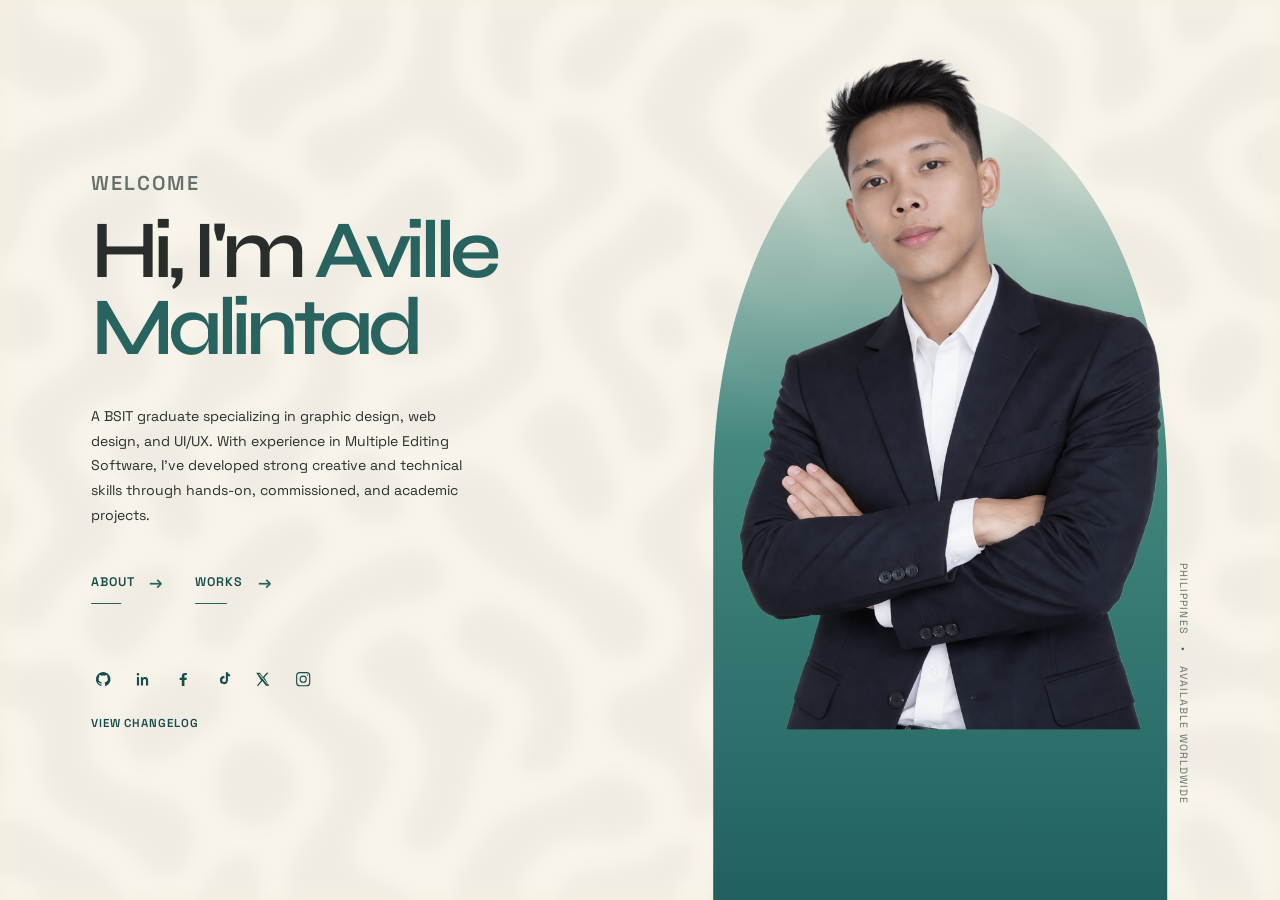
<file: index.html>
<!doctype html>
<html lang="en">
<head>
  <meta charset="utf-8">
  <meta name="viewport" content="width=device-width, initial-scale=1">
  <meta name="description" content="Aville Malintad is a BSIT graduate creating thoughtful graphic, web, and UI/UX design.">
  <title>Aville Malintad | Portfolio</title>
  <link rel="icon" type="image">
  <link rel="preconnect" href="https://fonts.googleapis.com">
  <link rel="preconnect" href="https://fonts.gstatic.com" crossorigin>
  <link href="https://fonts.googleapis.com/css2?family=Space+Grotesk:wght@400;500;600&family=Syne:wght@500;600;700&display=swap" rel="stylesheet">
  <link rel="stylesheet" href="css/style.css">
  <link rel="stylesheet" href="css/animations.css">
  <link rel="stylesheet" href="css/responsive.css">
</head>
<body>
  <main class="hero">
    <div class="hero__left">
      <header>
        <p class="eyebrow">WELCOME</p>
        <h1>Hi, I&apos;m <span>Aville<br>Malintad</span></h1>
      </header>
      <p class="intro">A BSIT graduate specializing in graphic design, web design, and UI/UX. With experience in Multiple Editing Software, I've developed strong creative and technical skills through hands-on, commissioned, and academic projects.</p>
      <nav class="hero__nav" aria-label="Main navigation">
        <a href="about.html">About <span aria-hidden="true">&rarr;</span></a>
        <a href="works.html">Works <span aria-hidden="true">&rarr;</span></a>
      </nav>
      <div class="hero__utility">
        <nav class="social-links" aria-label="Social links" inert>
          <a href="https://github.com/VelBiru" target="_blank" rel="noopener noreferrer" aria-label="GitHub" title="GitHub">
            <svg viewBox="0 0 24 24" aria-hidden="true"><use href="assets/social-icons.svg#github"></use></svg>
          </a>
          <a href="https://www.linkedin.com/in/VelBiru/" target="_blank" rel="noopener noreferrer" aria-label="LinkedIn" title="LinkedIn">
            <svg viewBox="0 0 24 24" aria-hidden="true"><use href="assets/social-icons.svg#linkedin"></use></svg>
          </a>
          <a href="https://www.facebook.com/VelBiru" target="_blank" rel="noopener noreferrer" aria-label="Facebook" title="Facebook">
            <svg viewBox="0 0 24 24" aria-hidden="true"><use href="assets/social-icons.svg#facebook"></use></svg>
          </a>
          <a href="https://www.tiktok.com/@VelBiru" target="_blank" rel="noopener noreferrer" aria-label="TikTok" title="TikTok">
            <svg viewBox="0 0 24 24" aria-hidden="true"><use href="assets/social-icons.svg#tiktok"></use></svg>
          </a>
          <a href="https://twitter.com/VelBiru" target="_blank" rel="noopener noreferrer" aria-label="Twitter" title="Twitter">
            <svg viewBox="0 0 24 24" aria-hidden="true"><use href="assets/social-icons.svg#twitter"></use></svg>
          </a>
          <a href="https://www.instagram.com/VelBiru/" target="_blank" rel="noopener noreferrer" aria-label="Instagram" title="Instagram">
            <svg viewBox="0 0 24 24" aria-hidden="true"><use href="assets/social-icons.svg#instagram"></use></svg>
          </a>
        </nav>
        <a class="changelog-link" href="https://github.com/VelBiru/Graphic-Design-Portfolio/commits/main" target="_blank" rel="noopener noreferrer">View changelog</a>
      </div>
    </div>

    <div class="hero__right">
      <figure class="portrait-frame">
        <img src="assets/images/profile.png" alt="Portrait of Aville Malintad">
      </figure>
      <p class="location">Philippines <span aria-hidden="true">&#8226;</span> Available worldwide</p>
    </div>

  </main>
</body>
</html>
</file>
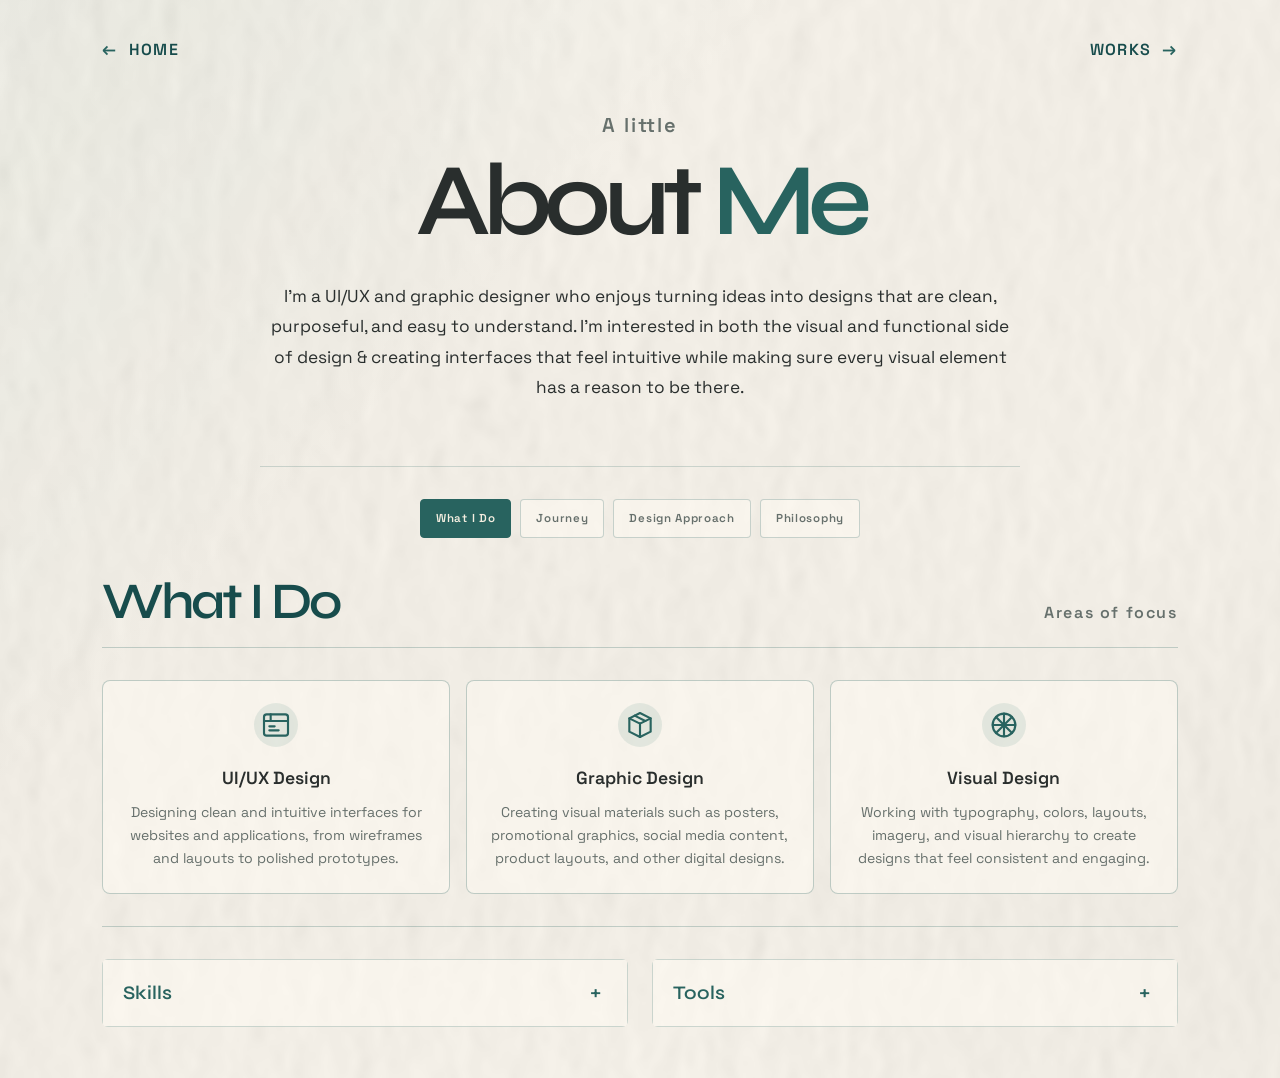
<file: about.html>
<!doctype html>
<html lang="en">

<head>
    <meta charset="utf-8">
    <meta name="viewport" content="width=device-width, initial-scale=1">
    <meta name="description" content="Learn more about Aville Malintad's design practice and services.">
    <title>About | Aville Malintad</title>
    <link rel="preconnect" href="https://fonts.googleapis.com">
    <link rel="preconnect" href="https://fonts.gstatic.com" crossorigin>
    <link
        href="https://fonts.googleapis.com/css2?family=Space+Grotesk:wght@400;500;600&family=Syne:wght@500;600;700&display=swap"
        rel="stylesheet">
    <link rel="stylesheet" href="css/style.css">
    <link rel="stylesheet" href="css/animations.css">
    <link rel="stylesheet" href="css/responsive.css">
</head>

<body class="about-page">
    <nav class="page-navigation" aria-label="Page navigation">
        <a href="index.html"><span aria-hidden="true">←</span> Home</a>
        <a href="works.html">Works <span aria-hidden="true">→</span></a>
    </nav>
    <main class="about-layout">
        <div class="about-introduction">
            <p class="eyebrow">A little</p>
            <h1>About <span>Me</span></h1>
            <p class="about-introduction__copy">I'm a UI/UX and graphic designer who enjoys turning ideas into
                designs that are clean, purposeful, and easy to understand. I'm interested in both the visual and
                functional side of design & creating interfaces that feel intuitive while making sure every visual
                element has a reason to be there.</p>
            <nav class="about-section-tabs" aria-label="About sections">
                <button class="about-section-tabs__button is-active" type="button" aria-selected="true"
                    aria-controls="about-panel-what" data-about-tab="what">What I Do</button>
                <button class="about-section-tabs__button" type="button" aria-selected="false"
                    aria-controls="about-panel-experience" data-about-tab="experience">Journey
                </button>
                <button class="about-section-tabs__button" type="button" aria-selected="false"
                    aria-controls="about-panel-approach" data-about-tab="approach">Design Approach</button>
                <button class="about-section-tabs__button" type="button" aria-selected="false"
                    aria-controls="about-panel-philosophy" data-about-tab="philosophy">Philosophy</button>
            </nav>
        </div>

        <div class="about-panel is-active" id="about-panel-what" data-about-panel="what">
            <div class="about-services">
                <div class="about-section-heading">
                    <h2>What I Do</h2>
                    <p class="eyebrow">Areas of focus</p>
                </div>
                <div class="service-list">
                </div>
                <div class="skills-tools steps-list" aria-label="Skills and tools">
                    <article class="step-item step-item--quote skills-tools__group">
                        <button class="step-item__trigger" type="button" aria-expanded="false"
                            aria-controls="skills-tools-skills">
                            <strong>Skills</strong><span class="step-item__icon" aria-hidden="true">+</span>
                        </button>
                        <div class="step-item__description skills-tools__content" id="skills-tools-skills" hidden>
                            <div class="skills-tools__list skills-tools__list--skills" data-skills-list></div>
                        </div>
                    </article>
                    <article class="step-item step-item--quote skills-tools__group">
                        <button class="step-item__trigger" type="button" aria-expanded="false"
                            aria-controls="skills-tools-tools">
                            <strong>Tools</strong><span class="step-item__icon" aria-hidden="true">+</span>
                        </button>
                        <div class="step-item__description skills-tools__content" id="skills-tools-tools" hidden>
                            <div class="skills-tools__list skills-tools__list--tools" data-tools-list></div>
                        </div>
                    </article>
                </div>
            </div>
        </div>


        <section class="about-panel about-text-panel" id="about-panel-experience" data-about-panel="experience" hidden>
            <div class="about-section-heading">
                <h2>Journey</h2>
                <p class="eyebrow">What I've learned</p>
            </div>
            <div class="timeline-view">
                <div class="timeline-grid">
                    <article class="timeline-card">
                        <button class="timeline-card__trigger" type="button" aria-expanded="false"
                            data-timeline-key="education" aria-controls="timeline-details">
                            <span class="timeline-card__content">
                                <strong>Education</strong>
                                <span>My Academic Journey</span>
                            </span>
                            <span class="timeline-card__icon" aria-hidden="true">+</span>
                        </button>
                    </article>
                    <article class="timeline-card">
                        <button class="timeline-card__trigger" type="button" aria-expanded="false"
                            data-timeline-key="experience" aria-controls="timeline-details">
                            <span class="timeline-card__content">
                                <strong>Experience</strong>
                                <span>Work &amp; Growth</span>
                            </span>
                            <span class="timeline-card__icon" aria-hidden="true">+</span>
                        </button>
                    </article>
                </div>
                <div class="timeline-details" id="timeline-details" hidden>
                    <div class="timeline-details__heading">
                        <button class="timeline-details__back" id="timeline-details-back" type="button">
                            <span class="arrow" aria-hidden="true">&larr;</span>
                            <span aria-hidden="true">Back</span>
                        </button>
                        <div>
                            <h3 id="timeline-details-title">Education</h3>
                            <p id="timeline-details-subtitle">My Academic Journey</p>
                        </div>
                    </div>
                    <div class="timeline-details__entries" id="timeline-details-entries"></div>
                </div>
            </div>
        </section>

        <section class="about-panel about-text-panel" id="about-panel-approach" data-about-panel="approach" hidden>
            <div class="about-section-heading">
                <h2>Design Approach</h2>
                <p class="eyebrow">How I work</p>
            </div>
            <div class="steps-list" data-steps-list="approach"></div>
        </section>


        <section class="about-panel about-text-panel" id="about-panel-philosophy" data-about-panel="philosophy" hidden>
            <div class="about-section-heading">
                <h2>Philosophy</h2>
                <p class="eyebrow">What guides me</p>
            </div>
            <h3 class="about-philosophy__title">My Philosophy</h3>
            <blockquote class="about-philosophy__quote">
                <p>Life is beyond your control, so do what helps you move forward without worrying about what lies ahead.</p>
            </blockquote>
            <div class="about-philosophy__separator" aria-hidden="true"></div>
            <p class="about-philosophy__caption">The People and their Philosophies that shaped mine</p>
            <div class="steps-list steps-list--quotes" id="philosophy-steps" data-steps-list="philosophy"></div>
        </section>
    </main>
    <script type="module" src="js/script.js"></script>
</body>

</html>
</file>
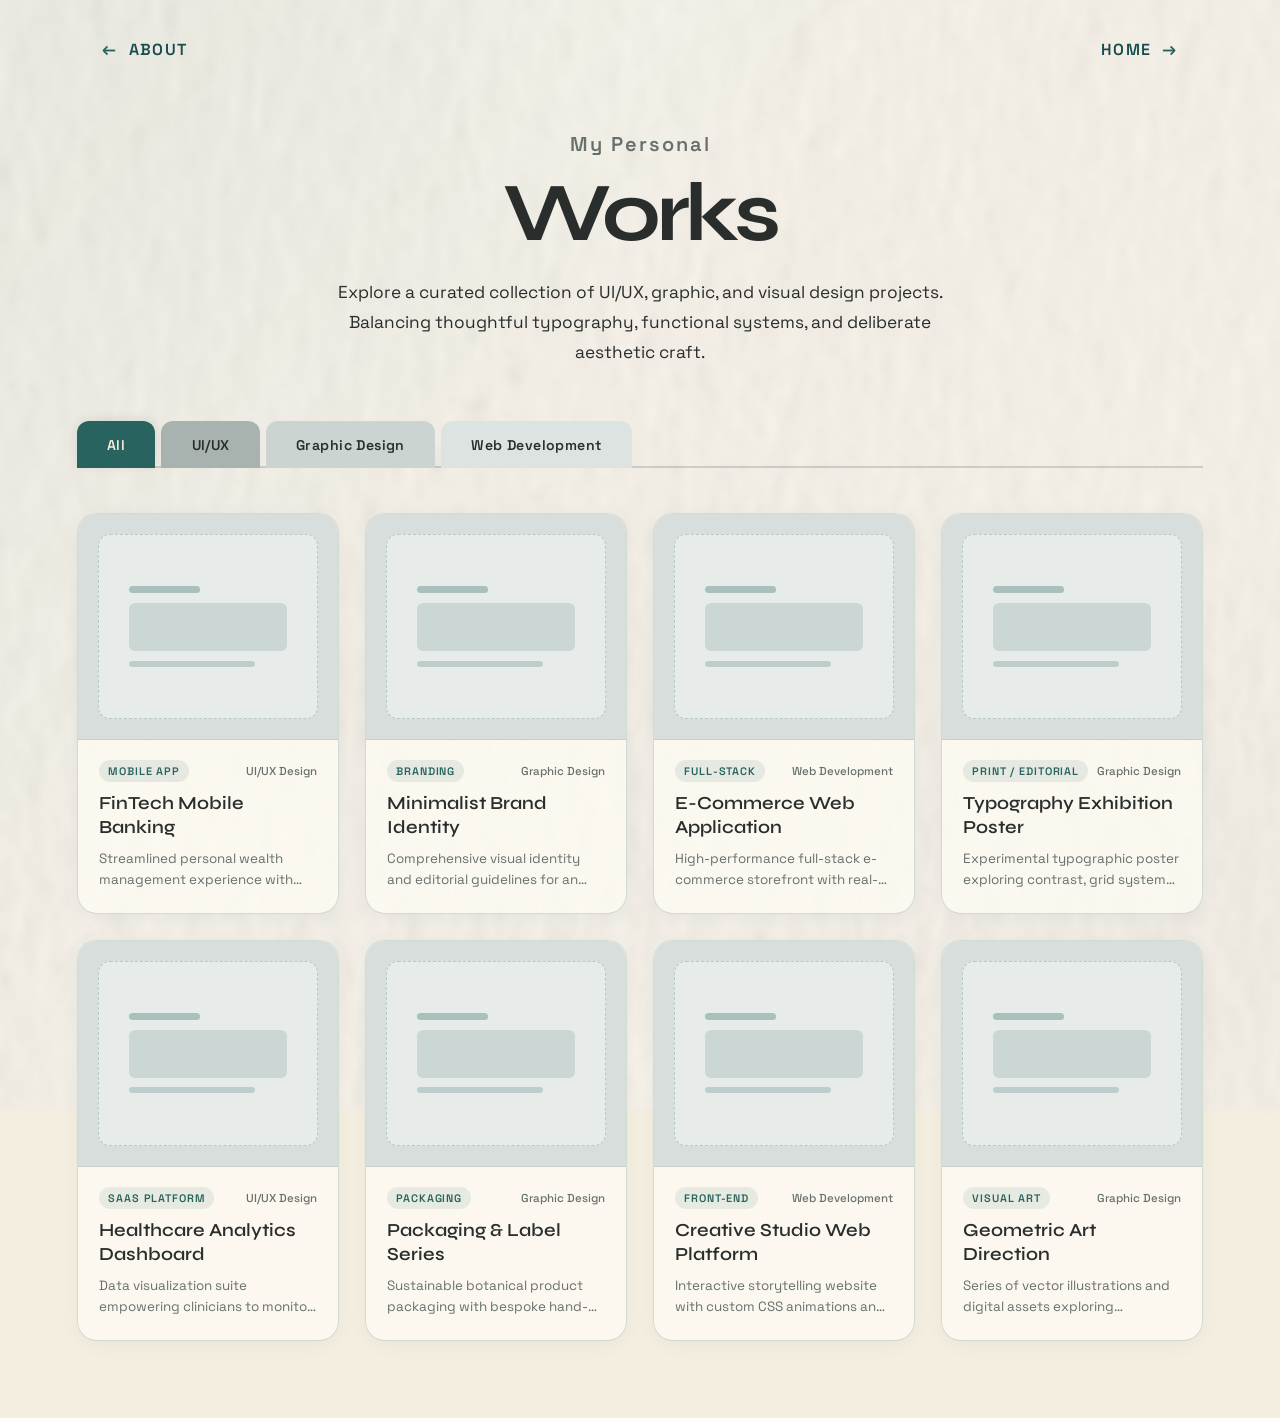
<file: works.html>
<!doctype html>
<html lang="en">

<head>
	<meta charset="utf-8">
	<meta name="viewport" content="width=device-width, initial-scale=1">
	<meta name="description"
		content="Explore selected design works, UI/UX systems, and graphic design projects by Aville Malintad.">
	<title>Works | Aville Malintad</title>
	<link rel="preconnect" href="https://fonts.googleapis.com">
	<link rel="preconnect" href="https://fonts.gstatic.com" crossorigin>
	<link
		href="https://fonts.googleapis.com/css2?family=Space+Grotesk:wght@400;500;600&family=Syne:wght@500;600;700&display=swap"
		rel="stylesheet">
	<link rel="stylesheet" href="css/style.css">
	<link rel="stylesheet" href="css/animations.css">
	<link rel="stylesheet" href="css/responsive.css">
</head>

<body class="works-page">
	<nav class="page-navigation" aria-label="Page navigation">
		<a href="about.html"><span aria-hidden="true">←</span> About</a>
		<a href="index.html">Home <span aria-hidden="true">→</span></a>
	</nav>

	<main class="works-layout">
		<header class="works-header">
			<p class="eyebrow">My Personal</p>
			<h1 class="works-header__title">Works</h1>
			<p class="works-header__copy">Explore a curated collection of UI/UX, graphic, and visual design projects.
				Balancing thoughtful typography, functional systems, and deliberate aesthetic craft.</p>
		</header>

		<section class="works-section" aria-label="Portfolio projects">
			<div class="works-tabs-bar">
				<div class="works-tabs" role="tablist" aria-label="Filter works by category">
					<button class="works-tab is-active" type="button" role="tab" id="tab-all" aria-selected="true"
						aria-controls="works-grid" data-category="all">
						<span>All</span>
					</button>
					<button class="works-tab" type="button" role="tab" id="tab-uiux" aria-selected="false"
						aria-controls="works-grid" data-category="uiux">
						<span>UI/UX</span>
					</button>
					<button class="works-tab" type="button" role="tab" id="tab-graphic" aria-selected="false"
						aria-controls="works-grid" data-category="graphic">
						<span>Graphic Design</span>
					</button>
					<button class="works-tab" type="button" role="tab" id="tab-webdev" aria-selected="false"
						aria-controls="works-grid" data-category="webdev">
						<span>Web Development</span>
					</button>
				</div>
			</div>

			<div class="works-grid" id="works-grid" role="tabpanel" aria-labelledby="tab-all">
				<article class="works-card works-card--teal" data-category="uiux" data-id="project-1" tabindex="0">
					<div class="works-card__media">
						<div class="works-card__placeholder" aria-hidden="true">
							<div class="works-card__wireframe-preview">
								<span class="preview-bar"></span>
								<span class="preview-box"></span>
								<span class="preview-lines"></span>
							</div>
						</div>
					</div>
					<div class="works-card__info">
						<div class="works-card__header">
							<span class="works-card__tag">Mobile App</span>
							<span class="works-card__category">UI/UX Design</span>
						</div>
						<h2 class="works-card__title">FinTech Mobile Banking</h2>
						<p class="works-card__desc">Streamlined personal wealth management experience with intuitive
							transactional flows.</p>
					</div>
				</article>

				<article class="works-card works-card--slate" data-category="graphic" data-id="project-2" tabindex="0">
					<div class="works-card__media">
						<div class="works-card__placeholder" aria-hidden="true">
							<div class="works-card__wireframe-preview">
								<span class="preview-bar"></span>
								<span class="preview-box"></span>
								<span class="preview-lines"></span>
							</div>
						</div>
					</div>
					<div class="works-card__info">
						<div class="works-card__header">
							<span class="works-card__tag">Branding</span>
							<span class="works-card__category">Graphic Design</span>
						</div>
						<h2 class="works-card__title">Minimalist Brand Identity</h2>
						<p class="works-card__desc">Comprehensive visual identity and editorial guidelines for an
							architectural studio.</p>
					</div>
				</article>

				<article class="works-card works-card--teal" data-category="webdev" data-id="project-3" tabindex="0">
					<div class="works-card__media">
						<div class="works-card__placeholder" aria-hidden="true">
							<div class="works-card__wireframe-preview">
								<span class="preview-bar"></span>
								<span class="preview-box"></span>
								<span class="preview-lines"></span>
							</div>
						</div>
					</div>
					<div class="works-card__info">
						<div class="works-card__header">
							<span class="works-card__tag">Full-Stack</span>
							<span class="works-card__category">Web Development</span>
						</div>
						<h2 class="works-card__title">E-Commerce Web Application</h2>
						<p class="works-card__desc">High-performance full-stack e-commerce storefront with real-time cart and payment gateway.</p>
					</div>
				</article>

				<article class="works-card works-card--sage" data-category="graphic" data-id="project-4" tabindex="0">
					<div class="works-card__media">
						<div class="works-card__placeholder" aria-hidden="true">
							<div class="works-card__wireframe-preview">
								<span class="preview-bar"></span>
								<span class="preview-box"></span>
								<span class="preview-lines"></span>
							</div>
						</div>
					</div>
					<div class="works-card__info">
						<div class="works-card__header">
							<span class="works-card__tag">Print / Editorial</span>
							<span class="works-card__category">Graphic Design</span>
						</div>
						<h2 class="works-card__title">Typography Exhibition Poster</h2>
						<p class="works-card__desc">Experimental typographic poster exploring contrast, grid systems,
							and negative space.</p>
					</div>
				</article>

				<article class="works-card works-card--teal" data-category="uiux" data-id="project-5" tabindex="0">
					<div class="works-card__media">
						<div class="works-card__placeholder" aria-hidden="true">
							<div class="works-card__wireframe-preview">
								<span class="preview-bar"></span>
								<span class="preview-box"></span>
								<span class="preview-lines"></span>
							</div>
						</div>
					</div>
					<div class="works-card__info">
						<div class="works-card__header">
							<span class="works-card__tag">SaaS Platform</span>
							<span class="works-card__category">UI/UX Design</span>
						</div>
						<h2 class="works-card__title">Healthcare Dashboard</h2>
						<p class="works-card__desc">Data visualization suite empowering clinicians to monitor patient
							metrics seamlessly.</p>
					</div>
				</article>

				<article class="works-card works-card--sand" data-category="graphic" data-id="project-6" tabindex="0">
					<div class="works-card__media">
						<div class="works-card__placeholder" aria-hidden="true">
							<div class="works-card__wireframe-preview">
								<span class="preview-bar"></span>
								<span class="preview-box"></span>
								<span class="preview-lines"></span>
							</div>
						</div>
					</div>
					<div class="works-card__info">
						<div class="works-card__header">
							<span class="works-card__tag">Packaging</span>
							<span class="works-card__category">Graphic Design</span>
						</div>
						<h2 class="works-card__title">Packaging &amp; Label Series</h2>
						<p class="works-card__desc">Sustainable botanical product packaging with bespoke hand-drawn
							iconography.</p>
					</div>
				</article>

				<article class="works-card works-card--teal" data-category="webdev" data-id="project-7" tabindex="0">
					<div class="works-card__media">
						<div class="works-card__placeholder" aria-hidden="true">
							<div class="works-card__wireframe-preview">
								<span class="preview-bar"></span>
								<span class="preview-box"></span>
								<span class="preview-lines"></span>
							</div>
						</div>
					</div>
					<div class="works-card__info">
						<div class="works-card__header">
							<span class="works-card__tag">Front-End</span>
							<span class="works-card__category">Web Development</span>
						</div>
						<h2 class="works-card__title">Creative Studio Web Platform</h2>
						<p class="works-card__desc">Interactive storytelling website with custom CSS animations and accessible architecture.</p>
					</div>
				</article>

				<article class="works-card works-card--slate" data-category="graphic" data-id="project-8" tabindex="0">
					<div class="works-card__media">
						<div class="works-card__placeholder" aria-hidden="true">
							<div class="works-card__wireframe-preview">
								<span class="preview-bar"></span>
								<span class="preview-box"></span>
								<span class="preview-lines"></span>
							</div>
						</div>
					</div>
					<div class="works-card__info">
						<div class="works-card__header">
							<span class="works-card__tag">Visual Art</span>
							<span class="works-card__category">Graphic Design</span>
						</div>
						<h2 class="works-card__title">Geometric Art Direction</h2>
						<p class="works-card__desc">Series of vector illustrations and digital assets exploring
							structured geometry and form.</p>
					</div>
				</article>
			</div>
		</section>
	</main>

	<!-- Project Details Modal -->
	<div class="works-modal-backdrop" id="works-modal-backdrop" role="dialog" aria-modal="true" aria-labelledby="modal-title" hidden>
		<div class="works-modal" id="works-modal">
			<button class="works-modal__close" type="button" id="modal-close" aria-label="Close project details">
				<span aria-hidden="true">&times;</span>
			</button>
			<div class="works-modal__content" id="modal-content">
				<!-- Dynamically populated by js/works.js -->
			</div>
		</div>
	</div>

	<script type="module" src="js/works.js"></script>
</body>

</html>
</file>
<file: css/style.css>
:root {
  --paper: #f4eee0;
  --ink: #292e2d;
  --teal: #28635f;
  --teal-deep: #174c4c;
  --muted: #66706c;
  font-family: 'Space Grotesk', sans-serif;
  color: var(--ink);
  background: var(--paper);
}

button,
a,
input,
textarea,
select {
  -webkit-tap-highlight-color: transparent;
}

* {
  box-sizing: border-box;
}

html,
body {
  min-width: 320px;
  min-height: 100%;
}

body {
  margin: 0;
  background: var(--paper);
}

.hero {
  position: relative;
  display: grid;
  grid-template-columns: minmax(0, 1fr) minmax(360px, 1fr);
  align-items: center;
  gap: clamp(1.5rem, 3vw, 4rem);
  width: min(100%, 1440px);
  height: 100vh;
  height: 100svh;
  margin: 0 auto;
  padding: clamp(2rem, 5vw, 5rem) clamp(2rem, 7vw, 7rem);
  background: var(--paper);
  overflow: hidden;
  isolation: isolate;
}

.hero::before {
  position: absolute;
  z-index: -2;
  inset: 0;

  background-image: url('../assets/images/hero_background.jpg');
  background-repeat: no-repeat;
  background-position: center;
  background-size: cover;

  content: '';
  filter: blur(8px);
  opacity: 0.5;
}

.hero::after {
  position: absolute;
  z-index: -1;
  inset: 0;
  background: rgba(244, 238, 224, .38);
  content: '';
}

.hero__left {
  position: relative;
  z-index: 2;
  width: min(100%, 530px);
  justify-self: end;
}

.hero__left header {
  display: flex;
  flex-direction: column;
  align-items: flex-start;
  animation: reveal-left 300ms cubic-bezier(.22, 1, .36, 1) both;
}

.eyebrow {
  margin: 0 0 clamp(.65rem, 1.2vw, 1rem);
  color: var(--muted);
  font-size: 1.25rem;
  font-weight: 600;
  letter-spacing: .10em;
}

h1 {
  margin: 0;
  color: var(--ink);
  font-family: 'Syne', sans-serif;
  font-size: clamp(3.5rem, 6.4vw, 7.1rem);
  font-weight: 600;
  letter-spacing: -.075em;
  line-height: .94;
}

h1 span {
  color: var(--teal);
}

.intro {
  max-width: 390px;
  margin: clamp(1.7rem, 3vw, 2.6rem) 0 clamp(1.8rem, 3vw, 2.8rem);
  color: var(--ink);
  font-size: clamp(.84rem, 1.1vw, .98rem);
  line-height: 1.75;
  opacity: .75;
  animation: fade-in 300ms ease-out 300ms both;
}

.hero__nav {
  display: flex;
  gap: 2rem;
  animation: reveal-left 300ms cubic-bezier(.22, 1, .36, 1) 600ms both;
}

.hero__nav a {
  position: relative;
  display: inline-flex;
  align-items: center;
  gap: .9rem;
  padding: .35rem 0 .65rem;
  color: var(--teal-deep);
  font-size: .78rem;
  font-weight: 600;
  letter-spacing: .08em;
  text-decoration: none;
  text-transform: uppercase;
}

.hero__nav a::after {
  position: absolute;
  right: 0;
  bottom: 0;
  left: 0;
  height: 1px;
  background: var(--teal);
  content: '';
  transform: scaleX(.42);
  transform-origin: left;
  transition: transform 200ms ease;
}

.hero__nav a span {
  color: var(--teal);
  font-size: 1.05rem;
  transition: transform 200ms ease;
}

.hero__nav a:nth-child(2) {
  animation: none;
}

.hero__nav a:hover::after,
.hero__nav a:focus-visible::after {
  transform: scaleX(1);
}

.hero__right {
  position: relative;
  align-self: stretch;
  display: flex;
  align-items: flex-end;
  justify-content: flex-end;
  padding-right: 2.5rem;
  min-height: 0;
}

.portrait-frame {
  position: relative;
  z-index: 1;
  --portrait-offset: 4%;
  width: min(100%, 420px);
  height: calc(100svh - clamp(2rem, 5vw, 5rem));
  margin: 0;
  margin-bottom: calc(clamp(2rem, 5vw, 5rem) * -1);
  animation: reveal-profile 500ms cubic-bezier(.22, 1, .36, 1) 1000ms both;
  transform: translateY(4%);
}

.portrait-frame::before {
  position: absolute;
  z-index: -1;
  top: 0;
  left: 50%;
  width: 108%;
  height: 122%;
  border-radius: 50% 50% 0 0 / 38% 38% 0 0;
  background: linear-gradient(180deg, rgba(92, 148, 136, .08) 0%, #43877e 34%, #286b68 68%, #15494b 100%);
  content: '';
  transform: translateX(-50%);
}

.portrait-frame img {
  display: block;
  width: 100%;
  height: 100%;
  object-fit: contain;
  object-position: center top;
  border-radius: 50% 50% 0 0 / 38% 38% 0 0;
  filter: saturate(.8);
  transform: scale(1.08);
  transform-origin: center bottom;
}

.location {
  position: absolute;
  z-index: 3;
  right: 0;
  bottom: 2rem;
  margin: 0;
  color: var(--muted);
  font-size: .66rem;
  letter-spacing: .1em;
  text-transform: uppercase;
  writing-mode: vertical-rl;
  animation: reveal-location 500ms ease-out 500ms both;
}

.location span {
  margin: .6rem 0;
  color: var(--teal);
}

.hero__utility {
  width: 100%;
  margin-top: clamp(2.5rem, 5vw, 4rem);
  display: flex;
  flex-direction: column;
  align-items: start;
  justify-content: space-between;
  gap: 1.5rem;
  animation: reveal-down 500ms cubic-bezier(.22, 1, .36, 1) 700ms both;
}

.social-links {
  display: flex;
  align-items: center;
  gap: 1rem;
}

.social-links a {
  display: grid;
  place-items: center;
  width: 1.5rem;
  height: 1.5rem;
  color: var(--teal-deep);
  transition: color 200ms ease, transform 200ms ease;
}


.social-links a:hover,
.social-links a:focus-visible {
  color: var(--teal);
  transform: translateY(-3px);
}

.social-links a:focus-visible,
.changelog-link:focus-visible {
  outline: 2px solid var(--teal);
  outline-offset: 4px;
}

.social-links svg {
  width: 1.15rem;
  height: 1.15rem;
}

.changelog-link {
  display: inline-flex;
  align-items: center;
  gap: .6rem;
  color: var(--teal-deep);
  font-size: .72rem;
  font-weight: 600;
  letter-spacing: .08em;
  text-decoration: none;
  text-transform: uppercase;
}

.changelog-link span {
  color: var(--teal);
  transition: transform 200ms ease;
}

.changelog-link:hover span,
.changelog-link:focus-visible span {
  transform: translateX(4px);
}

.about-page,
.works-page {
  background:
    linear-gradient(135deg, rgba(67, 135, 126, .08), transparent 34%),
    var(--paper);
  position: relative;
  isolation: isolate;
  overflow-x: hidden;
}

.about-page::before,
.works-page::before {
  position: fixed;
  z-index: -2;
  inset: -12%;
  background: url('../assets/images/about_background.jpg') center / cover no-repeat;
  content: '';
  filter: blur(3px);
  opacity: .42;
  transform: scale(1.18);
}

.about-page h2,
.about-text-panel h2 {
  margin: 0;
  color: var(--teal-deep);
  font-family: 'Syne', sans-serif;
  font-size: clamp(2rem, 4vw, 3.5rem);
  font-weight: 600;
  letter-spacing: -.06em;
  line-height: 1;
}

.works-page {
  min-height: 100svh;
}

.page-navigation {
  display: flex;
  justify-content: space-between;
  width: min(100%, 1440px);
  margin: 0 auto;
  padding: clamp(1.5rem, 3vw, 2.5rem) clamp(1.5rem, 8vw, 8rem) 0;
}

.page-navigation a {
  display: inline-flex;
  align-items: center;
  gap: .7rem;
  color: var(--teal-deep);
  font-size: 1rem;
  font-weight: 600;
  letter-spacing: .08em;
  text-decoration: none;
  text-transform: uppercase;
}

.page-navigation a span {
  color: var(--teal);
  font-size: 1.1rem;
  transition: transform 200ms ease;
}

.page-navigation a:hover span,
.page-navigation a:focus-visible span {
  transform: translateX(4px);
}

.works-status {
  display: flex;
  flex-direction: column;
  align-items: center;
  justify-content: center;
  width: min(100%, 760px);
  min-height: calc(100svh - 5rem);
  margin: 0 auto;
  padding: 4rem 1.5rem 6rem;
  text-align: center;
  animation: fade-in 500ms ease-out both;
}

.works-status__mark {
  display: flex;
  align-items: flex-end;
  gap: .45rem;
  height: 3rem;
  margin-bottom: 2.5rem;
}

.works-status__mark span {
  display: block;
  width: .45rem;
  border-radius: .45rem .45rem 0 0;
  background: var(--teal);
  animation: works-pulse 1.6s ease-in-out infinite;
}

.works-status__mark span:nth-child(1) {
  height: 2rem;
  animation-delay: 0ms;
}

.works-status__mark span:nth-child(2) {
  height: 2rem;
  animation-delay: 160ms;
}

.works-status__mark span:nth-child(3) {
  height: 2rem;
  animation-delay: 320ms;
}

.works-status .eyebrow {
  margin-bottom: 1rem;
  font-size: .75rem;
}

.works-status h1 {
  font-size: clamp(3.5rem, 8vw, 7rem);
}

.works-status__copy {
  max-width: 500px;
  margin: 2rem 0 0;
  color: var(--muted);
  font-size: clamp(1rem, 1.4vw, 1.15rem);
  line-height: 1.75;
}

.works-status__note {
  margin: 2.5rem 0 0;
  color: var(--teal-deep);
  font-size: .75rem;
  font-weight: 600;
  letter-spacing: .12em;
  text-transform: uppercase;
}

.works-status__button {
  display: inline-flex;
  align-items: center;
  justify-content: center;
  gap: .7rem;
  margin-top: 2rem;
  padding: .9rem 1.5rem;
  border: 1px solid rgba(23, 76, 76, .18);
  border-radius: 999px;
  background: var(--teal);
  color: #fff;
  font-size: .72rem;
  font-weight: 600;
  letter-spacing: .12em;
  text-decoration: none;
  text-transform: uppercase;
  box-shadow: 0 14px 28px rgba(40, 99, 95, .2);
  transition: transform 200ms ease, box-shadow 200ms ease, background-color 200ms ease;
}

.works-status__button span {
  color: rgba(255, 255, 255, .92);
  transition: transform 200ms ease;
}

.works-status__button:hover,
.works-status__button:focus-visible {
  background: var(--teal-deep);
  box-shadow: 0 18px 32px rgba(23, 76, 76, .24);
  transform: translateY(-2px);
}

.works-status__button:hover span,
.works-status__button:focus-visible span {
  transform: translateX(4px);
}

/* Works Page Layout */
.works-layout {
  display: block;
  width: min(100%, 1400px);
  margin: 0 auto;
  padding: clamp(1.5rem, 3vw, 2.5rem) clamp(1.5rem, 6vw, 6rem) clamp(4rem, 6vw, 6rem);
  animation: fade-in 400ms ease-out both;
}

.works-header {
  display: flex;
  flex-direction: column;
  align-items: center;
  text-align: center;
  margin: clamp(1rem, 2.5vw, 2.5rem) auto clamp(2.5rem, 4vw, 4rem);
  max-width: 780px;
  animation: fade-in 1s ease-out both;
}

.works-header__title {
  margin: 0;
  color: var(--ink);
  font-family: 'Syne', sans-serif;
  font-size: clamp(3.2rem, 6.5vw, 5.8rem);
  font-weight: 700;
  letter-spacing: -.05em;
  line-height: 1;
  animation: fade-in 1s ease-out both;
}

.works-header__copy {
  max-width: 660px;
  margin: 1.35rem 0 0;
  color: var(--ink);
  font-size: clamp(1rem, 1.35vw, 1.15rem);
  line-height: 1.75;
  animation: fade-in 1s ease-out both;
}

/* Works Folder Tabs Bar */
.works-tabs-bar {
  position: relative;
  display: flex;
  align-items: flex-end;
  border-bottom: 2px solid rgba(41, 46, 45, .18);
  margin-bottom: clamp(2rem, 3.5vw, 3rem);
}

.works-tabs {
  display: flex;
  align-items: flex-end;
  gap: 6px;
  position: relative;
  bottom: -2px;
}

.works-tab {
  position: relative;
  display: inline-flex;
  align-items: center;
  justify-content: center;
  padding: .85rem clamp(1.2rem, 2.2vw, 2.2rem);
  border: 2px solid transparent;
  border-bottom: none;
  border-radius: 12px 12px 0 0;
  font-family: 'Space Grotesk', sans-serif;
  font-size: .88rem;
  font-weight: 600;
  letter-spacing: .03em;
  cursor: pointer;
  outline: none;
  transition: background-color 220ms ease, color 220ms ease, border-color 220ms ease, transform 180ms ease;
}

/* Folder tab distinct shades matching wireframe */
.works-tab:nth-child(1) {
  background: #626a67;
  color: #fff;
  border-color: #626a67;
}

.works-tab:nth-child(2) {
  background: #a8b3af;
  color: var(--ink);
  border-color: #a8b3af;
}

.works-tab:nth-child(3) {
  background: #cbd4d0;
  color: var(--ink);
  border-color: #cbd4d0;
}

.works-tab:nth-child(4) {
  background: #dce3e0;
  color: var(--ink);
  border-color: #dce3e0;
}

/* Active tab highlight */
.works-tab.is-active {
  background: var(--teal);
  color: #f4eee0 !important;
  border-color: var(--teal) !important;
  box-shadow: 0 -2px 10px rgba(41, 46, 45, .1);
  z-index: 2;
}

.works-tab:hover:not(.is-active) {
  background: var(--teal);
  color: #fff;
  border-color: var(--teal);
  transform: translateY(-2px);
}

.works-tab:focus-visible {
  outline: 2px solid var(--teal);
  outline-offset: 2px;
}

/* Works Grid */
.works-grid {
  display: grid;
  grid-template-columns: repeat(4, minmax(0, 1fr));
  gap: clamp(1.25rem, 2vw, 2rem);
  width: 100%;
}

/* Works Card */
.works-card {
  position: relative;
  display: flex;
  flex-direction: column;
  border-radius: 20px;
  background: rgba(255, 252, 244, .72);
  border: 1px solid rgba(40, 99, 95, .2);
  box-shadow: 0 4px 18px rgba(40, 99, 95, .06);
  overflow: hidden;
  cursor: pointer;
  outline: none;
  animation: reveal-left 600ms cubic-bezier(.22, 1, .36, 1) both;
  transition: transform 260ms cubic-bezier(.22, 1, .36, 1), box-shadow 260ms cubic-bezier(.22, 1, .36, 1), border-color 220ms ease;
}

.works-card:hover,
.works-card:focus-visible {
  border-color: var(--teal);
  box-shadow: 0 16px 36px rgba(40, 99, 95, .16);
  transform: translateY(-6px);
}

.works-card.is-hidden {
  display: none;
}

/* Card Media / Placeholder */
.works-card__media {
  position: relative;
  width: 100%;
  aspect-ratio: 1.15;
  background: #d8dedb;
  overflow: hidden;
  border-bottom: 1px solid rgba(40, 99, 95, .12);
  display: flex;
  align-items: center;
  justify-content: center;
  padding: 1.25rem;
}

.works-card__placeholder {
  width: 100%;
  height: 100%;
  border-radius: 12px;
  background: rgba(255, 255, 255, .4);
  border: 1px dashed rgba(40, 99, 95, .25);
  display: flex;
  align-items: center;
  justify-content: center;
  position: relative;
  transition: transform 300ms ease, background-color 300ms ease;
}

.works-card:hover .works-card__placeholder {
  transform: scale(1.02);
  background: rgba(255, 255, 255, .6);
}

/* Tasteful wireframe preview elements */
.works-card__wireframe-preview {
  display: flex;
  flex-direction: column;
  gap: .6rem;
  width: 72%;
}

.works-card__wireframe-preview .preview-bar {
  display: block;
  width: 45%;
  height: 7px;
  border-radius: 4px;
  background: rgba(40, 99, 95, .32);
}

.works-card__wireframe-preview .preview-box {
  display: block;
  width: 100%;
  height: 48px;
  border-radius: 6px;
  background: rgba(40, 99, 95, .15);
}

.works-card__wireframe-preview .preview-lines {
  display: block;
  width: 80%;
  height: 6px;
  border-radius: 3px;
  background: rgba(40, 99, 95, .22);
}

/* Card Info */
.works-card__info {
  display: flex;
  flex-direction: column;
  padding: 1.25rem 1.35rem 1.4rem;
  flex: 1;
}

.works-card__header {
  display: flex;
  align-items: center;
  justify-content: space-between;
  gap: .5rem;
  margin-bottom: .6rem;
}

.works-card__tag {
  display: inline-block;
  font-size: .68rem;
  font-weight: 600;
  letter-spacing: .08em;
  text-transform: uppercase;
  color: var(--teal);
  background: rgba(40, 99, 95, .1);
  padding: .25rem .55rem;
  border-radius: 999px;
}

.works-card__category {
  font-size: .72rem;
  color: var(--muted);
  font-weight: 500;
}

.works-card__title {
  margin: 0 0 .5rem;
  color: var(--ink);
  font-family: 'Syne', sans-serif;
  font-size: 1.15rem;
  font-weight: 600;
  line-height: 1.3;
}

.works-card__desc {
  margin: 0;
  color: var(--muted);
  font-size: .84rem;
  line-height: 1.6;
  display: -webkit-box;
  -webkit-line-clamp: 2;
  -webkit-box-orient: vertical;
  overflow: hidden;
}

/* Project Details Modal */
.works-modal-backdrop {
  position: fixed;
  inset: 0;
  z-index: 1000;
  display: grid;
  place-items: center;
  background: rgba(23, 76, 76, .45);
  backdrop-filter: blur(8px);
  -webkit-backdrop-filter: blur(8px);
  padding: clamp(1rem, 3vw, 2.5rem);
  animation: modal-fade-in 220ms ease-out both;
}

.works-modal-backdrop[hidden] {
  display: none;
}

.works-modal {
  position: relative;
  width: min(100%, 780px);
  max-height: 90vh;
  max-height: 90svh;
  background: #faf6ee;
  border: 1px solid rgba(40, 99, 95, .25);
  border-radius: 24px;
  box-shadow: 0 24px 64px rgba(23, 76, 76, .35);
  overflow: hidden;
  display: flex;
  flex-direction: column;
  animation: modal-scale-in 280ms cubic-bezier(.22, 1, .36, 1) both;
}

.works-modal__close {
  position: absolute;
  top: 1.15rem;
  right: 1.15rem;
  z-index: 10;
  display: grid;
  place-items: center;
  width: 2.4rem;
  height: 2.4rem;
  border-radius: 50%;
  border: 1px solid rgba(40, 99, 95, .25);
  background: rgba(255, 252, 244, .9);
  backdrop-filter: blur(4px);
  color: var(--ink);
  font-size: 1.5rem;
  line-height: 1;
  cursor: pointer;
  outline: none;
  transition: all 180ms ease;
}

.works-modal__close:hover,
.works-modal__close:focus-visible {
  background: var(--teal);
  color: #fff;
  border-color: var(--teal);
  transform: rotate(90deg);
}

.works-modal__close:focus-visible {
  outline: 2px solid var(--teal);
  outline-offset: 2px;
}

.works-modal__content {
  overflow-y: auto;
  padding: clamp(1.5rem, 3.5vw, 2.5rem);
  scrollbar-width: thin;
  scrollbar-color: var(--teal) rgba(40, 99, 95, .1);
}

.works-modal__banner {
  position: relative;
  width: 100%;
  height: clamp(180px, 30vw, 260px);
  background: #d8dedb;
  border-radius: 16px;
  border: 1px solid rgba(40, 99, 95, .18);
  overflow: hidden;
  display: flex;
  align-items: center;
  justify-content: center;
  margin-bottom: 1.75rem;
}

.works-modal__banner-placeholder {
  width: 75%;
  height: 60%;
  border-radius: 12px;
  background: rgba(255, 255, 255, .55);
  border: 1px dashed rgba(40, 99, 95, .3);
  display: flex;
  flex-direction: column;
  justify-content: center;
  align-items: center;
  gap: .6rem;
  padding: 1rem;
}

.works-modal__meta {
  display: flex;
  flex-wrap: wrap;
  align-items: center;
  gap: .6rem;
  margin-bottom: .85rem;
}

.works-modal__badge {
  font-size: .72rem;
  font-weight: 600;
  letter-spacing: .08em;
  text-transform: uppercase;
  color: var(--teal);
  background: rgba(40, 99, 95, .12);
  padding: .3rem .7rem;
  border-radius: 999px;
}

.works-modal__tag {
  font-size: .75rem;
  color: var(--muted);
  font-weight: 500;
}

.works-modal__dot {
  color: var(--muted);
  font-size: .8rem;
}

.works-modal__title {
  margin: 0 0 1rem;
  color: var(--ink);
  font-family: 'Syne', sans-serif;
  font-size: clamp(1.8rem, 3.5vw, 2.5rem);
  font-weight: 700;
  letter-spacing: -.03em;
  line-height: 1.2;
}

.works-modal__description {
  color: var(--ink);
  font-size: 1rem;
  line-height: 1.75;
  margin: 0 0 1.75rem;
  opacity: .9;
}

.works-modal__section {
  margin-bottom: 1.75rem;
  border-top: 1px solid rgba(40, 99, 95, .18);
  padding-top: 1.25rem;
}

.works-modal__section-title {
  font-family: 'Syne', sans-serif;
  font-size: 1.1rem;
  font-weight: 600;
  color: var(--teal-deep);
  margin: 0 0 .85rem;
}

.works-modal__tech-list {
  display: flex;
  flex-wrap: wrap;
  gap: .55rem;
}

.works-modal__tech-item {
  padding: .4rem .75rem;
  background: rgba(40, 99, 95, .08);
  border: 1px solid rgba(40, 99, 95, .2);
  border-radius: 6px;
  color: var(--teal-deep);
  font-size: .78rem;
  font-weight: 600;
  letter-spacing: .03em;
}

.works-modal__features {
  margin: 0;
  padding-left: 1.25rem;
  color: var(--ink);
  font-size: .92rem;
  line-height: 1.7;
}

.works-modal__features li {
  margin-bottom: .4rem;
}

.works-modal__actions {
  display: flex;
  flex-wrap: wrap;
  gap: .85rem;
  margin-top: 2rem;
  padding-top: 1.5rem;
  border-top: 1px solid rgba(40, 99, 95, .18);
}

.works-modal__btn {
  display: inline-flex;
  align-items: center;
  gap: .5rem;
  padding: .75rem 1.4rem;
  border-radius: 999px;
  font-family: 'Space Grotesk', sans-serif;
  font-size: .84rem;
  font-weight: 600;
  text-decoration: none;
  cursor: pointer;
  transition: all 180ms ease;
}

.works-modal__btn--primary {
  background: var(--teal);
  color: #fff;
  border: 1px solid var(--teal);
}

.works-modal__btn--primary:hover,
.works-modal__btn--primary:focus-visible {
  background: var(--teal-deep);
  border-color: var(--teal-deep);
  transform: translateY(-2px);
  box-shadow: 0 8px 18px rgba(23, 76, 76, .2);
}

.works-modal__btn--secondary {
  background: transparent;
  color: var(--teal-deep);
  border: 1px solid rgba(40, 99, 95, .35);
}

.works-modal__btn--secondary:hover,
.works-modal__btn--secondary:focus-visible {
  background: rgba(40, 99, 95, .08);
  border-color: var(--teal);
  transform: translateY(-2px);
}

.about-layout {
  display: block;
  width: min(100%, 1440px);
  min-height: 100svh;
  margin: 0 auto;
  padding: clamp(2rem, 4vw, 4rem) clamp(1.5rem, 8vw, 8rem);
}

.about-introduction {
  max-width: 760px;
  margin: 0 auto;
  text-align: center;
  justify-content: center;
  animation: fade-in 1s ease-out both;
}

.about-page h1 {
  max-width: none;
  font-size: clamp(4rem, 8vw, 8rem);
}

.about-introduction__copy {
  margin: 2rem 0 0;
  color: var(--ink);
  font-size: clamp(1rem, 1.35vw, 1.15rem);
  line-height: 1.75;
  opacity: .8;
  animation: fade-in 1s ease-out 180ms both;
}

.about-section-tabs {
  display: flex;
  flex-wrap: wrap;
  justify-content: center;
  gap: .55rem;
  margin-top: clamp(2.5rem, 5vw, 4rem);
  padding-top: clamp(1.5rem, 3vw, 2rem);
  border-top: 1px solid rgba(40, 99, 95, .2);
}

.about-section-tabs__button {
  padding: .7rem .95rem;
  border: 1px solid rgba(40, 99, 95, .24);
  border-radius: 4px;
  color: var(--muted);
  background: rgba(255, 252, 244, .50);
  cursor: pointer;
  font: inherit;
  font-size: .72rem;
  font-weight: 600;
  letter-spacing: .06em;
  animation: reveal-left 1000ms cubic-bezier(.22, 1, .36, 1) both;
  transition: color 200ms ease, background 200ms ease, border-color 200ms ease;
}

.about-section-tabs__button:nth-child(1) {
  animation-delay: 300ms;
}

.about-section-tabs__button:nth-child(2) {
  animation-delay: 420ms;
}

.about-section-tabs__button:nth-child(3) {
  animation-delay: 540ms;
}

.about-section-tabs__button:nth-child(4) {
  animation-delay: 660ms;
}

.about-section-tabs__button:hover,
.about-section-tabs__button:focus-visible,
.about-section-tabs__button.is-active {
  border-color: var(--teal);
  color: #f4eee0;
  background: var(--teal);
}

.about-section-tabs__button:focus-visible {
  outline: 2px solid var(--teal);
  outline-offset: 3px;
}

.about-panel[hidden] {
  display: none;
}

.about-panel.is-active {
  animation: reveal-left 800ms cubic-bezier(.22, 1, .36, 1) both;
}

.about-text-panel {
  max-width: 1080px;
  margin: clamp(2rem, 3vw, 3rem) auto 0;
  text-align: center;
  animation: fade-in 220ms ease-out both;
}

.about-section-heading {
  display: flex;
  align-items: baseline;
  justify-content: space-between;
  gap: 1rem;
  margin-bottom: 2rem;
  border-bottom: 1px solid rgba(40, 99, 95, .25);
  padding-bottom: 1.25rem;
  text-align: left;
}

.about-section-heading .eyebrow {
  margin: 0;
  font-size: 1rem;
}


.about-text-panel>p:last-child {
  max-width: 590px;
  margin: 1.5rem auto 0;
  color: rgba(41, 46, 45, .68);
  font-size: 1rem;
  line-height: 1.75;
}

.about-progress {
  display: flex;
  flex-direction: column;
  align-items: center;
  width: 100%;
}

.about-progress p {
  margin: 0;
}

.about-philosophy__quote {
  position: relative;
  max-width: 760px;
  margin: 1rem auto 0;
  padding: 1.5rem 2rem;
  color: var(--teal);
  text-align: center;
}

.about-philosophy__title {
  margin: 3rem auto 0;
  color: var(--muted);
  font-family: 'Syne', sans-serif;
  font-size: 1.35rem;
  font-weight: 600;
  text-align: center;
}

.about-philosophy__quote::before {
  position: absolute;
  top: -.65rem;
  left: 0;
  color: var(--teal);
  content: '“';
  font-family: 'Syne', sans-serif;
  font-size: 4rem;
  font-weight: 700;
  line-height: 1;
}

.about-philosophy__quote::after {
  position: absolute;
  right: 0;
  bottom: -1.35rem;
  color: var(--teal);
  content: '”';
  font-family: 'Syne', sans-serif;
  font-size: 4rem;
  font-weight: 700;
  line-height: 1;
}

.about-philosophy__quote p {
  margin: 0;
  font-family: 'Syne', sans-serif;
  font-size: clamp(1.35rem, 2.4vw, 2rem);
  line-height: 1.35;
}

.about-philosophy__separator {
  width: 3rem;
  height: 2px;
  margin: 1.25rem auto;
  background: var(--teal);
}

.about-philosophy__separator+.steps-list--quotes {
  margin-top: 1.25rem;
}

.about-philosophy__caption {
  margin: 3rem auto 1.5rem auto;
  color: var(--muted);
  font-size: 1rem;
  font-weight: 600;
  text-align: center;
}

.about-philosophy__caption+.steps-list--quotes {
  margin-top: 1rem;
}

.timeline-grid {
  display: grid;
  grid-template-columns: repeat(2, minmax(0, 1fr));
  gap: .8rem;
  margin-top: 2.5rem;
  text-align: left;
}

.timeline-grid[hidden],
.timeline-details[hidden] {
  display: none;
}

.timeline-details {
  margin-top: 2.5rem;
  padding: clamp(1.25rem, 3vw, 2rem);
  border: 1px solid rgba(40, 99, 95, .22);
  border-radius: 6px;
  background: rgba(255, 252, 244, .50);
  animation: fade-in 220ms ease-out both;
  text-align: left;
}

.timeline-details__heading {
  display: flex;
  align-items: flex-start;
  justify-content: space-between;
  gap: 1rem;
  padding-bottom: 1.25rem;
  border-bottom: 1px solid rgba(40, 99, 95, .2);
}

.timeline-details h3 {
  margin: 0;
  color: var(--teal-deep);
  font-family: 'Syne', sans-serif;
  font-size: clamp(1.5rem, 3vw, 2rem);
  font-weight: 600;
}

.timeline-details__heading p,
.timeline-details__meta span {
  margin: .35rem 0 0;
  color: var(--muted);
  font-size: .88rem;
}

.timeline-details__entries {
  display: grid;
  gap: 0;
  margin-top: 1.5rem;
}

.timeline-details__entry {
  position: relative;
  display: grid;
  grid-template-columns: minmax(11rem, 15rem) 2.5rem minmax(0, 1fr);
  align-items: stretch;
  gap: 0;
  min-height: 8rem;
  padding: 1.25rem 0 1.5rem;
  animation: timeline-entry-reveal 360ms cubic-bezier(.22, 1, .36, 1) both;
}

.timeline-details__entry:nth-child(2) {
  animation-delay: 80ms;
}

.timeline-details__entry:nth-child(3) {
  animation-delay: 160ms;
}

.timeline-details__entry:nth-child(n + 4) {
  animation-delay: 240ms;
}

.timeline-details__entry-title {
  display: flex;
  flex-direction: column;
  gap: .25rem;
  animation: timeline-entry-content 360ms cubic-bezier(.22, 1, .36, 1) 120ms both;
}

.timeline-details__entry:not(:last-child)::after {
  position: absolute;
  bottom: 0rem;
  left: 50%;
  width: 100%;
  height: 1px;
  background: rgba(40, 99, 95, .18);
  content: '';
  transform: translateX(-50%);
}

.timeline-details__meta {
  display: flex;
  flex-direction: column;
  align-items: flex-start;
  justify-content: space-between;
  gap: 1rem;
  min-height: 6.5rem;
  border-right: 0;
  padding: .25rem 1.25rem .25rem 0;
}

.timeline-details__entry-title strong {
  color: var(--ink);
  font-family: 'Syne', sans-serif;
  font-size: 1.1rem;
  font-weight: 700;
  line-height: 1.1;
  text-transform: uppercase;
}

.timeline-details__entry-title span {
  margin: 0;
  color: var(--ink);
  font-size: .85rem;
  line-height: 1.35;
  text-transform: uppercase;
}

.timeline-details__major {
  position: relative;
  margin-top: 0;
  padding-bottom: 0;
  color: var(--muted);
  font-size: .85rem;
  line-height: 1.35;
  animation: timeline-major-reveal 360ms cubic-bezier(.22, 1, .36, 1) both;
}

.timeline-details__marker {
  position: relative;
  display: grid;
  place-items: center;
  animation: timeline-entry-content 360ms cubic-bezier(.22, 1, .36, 1) 240ms both;
}

.timeline-details__marker::before {
  position: absolute;
  top: 0;
  right: auto;
  left: 50%;
  width: 1px;
  height: 50%;
  background: var(--teal);
  opacity: .5;
  content: '';
  transform: translateX(-50%);
}

.timeline-details__marker::after {
  position: absolute;
  top: 50%;
  left: 50%;
  width: 1px;
  height: 50%;
  background: var(--teal);
  opacity: .5;
  content: '';
  transform: translateX(-50%);
}

.timeline-details__marker span {
  position: relative;
  z-index: 1;
  width: .8rem;
  height: .8rem;
  border: 2px solid var(--paper);
  border-radius: 50%;
  background: var(--teal);
}

.timeline-details__description {
  display: flex;
  align-items: center;
  justify-content: flex-start;
  min-height: 6.5rem;
  padding: .25rem 0 .25rem 1.25rem;
  border: 0;
  border-radius: 0;
  background: transparent;
  animation: timeline-entry-content 360ms cubic-bezier(.22, 1, .36, 1) 360ms both;
}

.timeline-details__description p {
  margin: 0;
  color: var(--muted);
  font-size: .9rem;
  line-height: 1.65;
  text-align: left;
}

.timeline-details__back {
  display: inline-flex;
  align-items: center;
  gap: .35rem;
  flex-shrink: 0;
  padding: .2rem 0;
  border: 0;
  color: var(--teal-deep);
  background: transparent;
  cursor: pointer;
  font: inherit;
  font-size: .72rem;
  font-weight: 600;
  letter-spacing: .06em;
  text-transform: uppercase;
  order: 2;
}

.timeline-details__back span {
  color: var(--teal);
  font-size: .9rem;
}

.timeline-details__back:focus-visible {
  outline: 2px solid var(--teal);
  outline-offset: 4px;
}

.timeline-card {
  position: relative;
  overflow: hidden;
  padding-top: 0;
  border-radius: 6px;
  background: rgba(255, 252, 244, .50);
  animation: reveal-down 500ms cubic-bezier(.22, 1, .36, 1) 200ms both;
}

.timeline-card__trigger {
  position: relative;
  display: grid;
  grid-template-columns: 1fr auto;
  align-items: center;
  width: 100%;
  min-height: 6.5rem;
  padding: 1.15rem 1.25rem;
  border: 1px solid rgba(40, 99, 95, .22);
  border-radius: 0;
  color: var(--teal);
  background: transparent;
  cursor: pointer;
  font: inherit;
  text-align: left;
  animation: reveal-down 500ms cubic-bezier(.22, 1, .36, 1) 200ms both;
  transition: background 200ms ease, transform 200ms ease;
}

.timeline-card__trigger:hover,
.timeline-card__trigger:focus-visible,
.timeline-card.is-open .timeline-card__trigger {
  border-color: var(--teal);
  background: transparent;
}

.timeline-card__trigger:focus-visible {
  outline: 2px solid var(--teal);
  outline-offset: 3px;
}

.timeline-card__content {
  display: flex;
  flex-direction: column;
  gap: .1rem;
  animation: reveal-left 700ms cubic-bezier(.22, 1, .36, 1) 500ms both;
}

.timeline-card__content strong {
  font-family: 'Syne', sans-serif;
  font-size: clamp(1.35rem, 2.5vw, 1.75rem);
  font-weight: 600;
  line-height: 1;
}

.timeline-card__content span {
  color: var(--muted);
  font-size: .88rem;
}

.timeline-card__icon {
  display: grid;
  place-items: center;
  align-self: end;
  width: 1.5rem;
  height: 1.5rem;
  color: var(--teal);
  font-size: 1.35rem;
  line-height: 1;
  transition: transform 220ms ease;
}

.timeline-card.is-open .timeline-card__icon {
  transform: rotate(45deg);
}

.timeline-card__details {
  padding: 1rem 1.35rem 1.15rem;
  color: #fff;
  background: var(--teal);
  animation: reveal-down 220ms cubic-bezier(.22, 1, .36, 1) both;
}

.timeline-card__details p {
  margin: 0;
  font-size: .9rem;
  line-height: 1.6;
}

.steps-list {
  display: grid;
  align-items: start;
  gap: .8rem;
  margin-top: 2.5rem;
  text-align: left;
}

.step-item {
  overflow: hidden;
  border-radius: 6px;
  background: rgba(255, 252, 244, .50);
}

.about-panel.is-active .step-item {
  animation: reveal-down 320ms cubic-bezier(.22, 1, .36, 1) both;
}

.about-panel.is-active .step-item:nth-child(2) {
  animation-delay: 60ms;
}

.about-panel.is-active .step-item:nth-child(3) {
  animation-delay: 120ms;
}

.about-panel.is-active .step-item:nth-child(4) {
  animation-delay: 180ms;
}

.about-panel.is-active .step-item:nth-child(5) {
  animation-delay: 240ms;
}

.step-item__trigger {
  display: grid;
  grid-template-columns: 4.5rem 1fr auto;
  align-items: center;
  width: 100%;
  min-height: 4.25rem;
  padding: 0 1.25rem;
  border: 1px solid rgba(40, 99, 95, .22);
  color: var(--teal);
  background: transparent;
  cursor: pointer;
  font: inherit;
  text-align: left;
  transition: background 200ms ease, transform 200ms ease;
}

.step-item__trigger:hover,
.step-item__trigger:focus-visible,
.step-item.is-open .step-item__trigger {
  border-color: var(--teal);
  background: transparent;
}

.step-item__trigger:focus-visible {
  outline: 2px solid var(--teal);
  outline-offset: 3px;
}

.step-item__trigger span {
  font-family: 'Syne', sans-serif;
  font-size: 1.35rem;
  font-weight: 600;
}

.step-item__trigger strong {
  color: var(--teal);
  font-family: 'Syne', sans-serif;
  font-size: 1.2rem;
  font-weight: 600;
}

.step-item__icon {
  display: grid;
  place-items: center;
  width: 1.5rem;
  height: 1.5rem;
  color: var(--teal);
  font-size: 1.35rem;
  font-weight: 400;
  line-height: 1;
  transition: transform 220ms ease, color 220ms ease;
}

.step-item.is-open .step-item__icon {
  color: var(--teal-deep);
  transform: rotate(45deg);
}

.step-item__description {
  padding: 1.2rem 1.25rem 1.35rem 5.75rem;
  color: #fff;
  background: var(--teal);
  animation: reveal-down 220ms cubic-bezier(.22, 1, .36, 1) both;
}

.step-item__description p {
  max-width: 48rem;
  margin: 0;
  font-size: .9rem;
  line-height: 1.7;
}

.steps-list--quotes {
  grid-template-columns: repeat(3, minmax(0, 1fr));
}

.step-item--quote .step-item__trigger {
  grid-template-columns: 1fr auto;
  min-height: 4.25rem;
  padding: .65rem 1.25rem;
}

.step-item--quote .step-item__description {
  padding: 1.2rem 1.25rem 1.35rem;
  text-align: center;
}

.step-item--quote .step-item__description strong {
  display: block;
  margin-bottom: .6rem;
  font-family: 'Syne', sans-serif;
  font-size: 1.05rem;
}

.step-item__quote {
  position: relative;
  max-width: 32rem;
  margin-inline: auto;
  padding-inline: 1.5rem;
}

.step-item__quote::before,
.step-item__quote::after {
  display: block;
  position: absolute;
  z-index: 1;
  color: rgba(255, 255, 255, .85);
  font-family: 'Syne', sans-serif;
  font-size: 2rem;
  font-weight: 700;
  line-height: 1;
}

.step-item__quote::before {
  top: -.15rem;
  left: -.1rem;
  content: '“';
}

.step-item__quote::after {
  right: -.1rem;
  bottom: -.45rem;
  content: '”';
}

.about-services {
  position: relative;
  max-width: 1080px;
  margin: clamp(2rem, 3vw, 3rem) auto 0;
}

.service-list {
  display: grid;
  grid-template-columns: repeat(3, minmax(0, 1fr));
  gap: 1rem;
}

.service-card {
  display: flex;
  flex-direction: column;
  align-items: center;
  gap: 1.25rem;
  min-width: 0;
  min-height: 0;
  padding: 1.4rem;
  border: 1px solid rgba(40, 99, 95, .28);
  border-radius: 8px;
  background: rgba(255, 252, 244, .50);
  text-align: center;
  transition: all 200ms ease;
}

.service-card:hover {
  border-color: var(--teal);
  background: rgba(255, 252, 244, .80);
  box-shadow: 0 4px 12px rgba(40, 99, 95, .12);
  transform: scale(1.05);
}

.service-card__icon {
  display: grid;
  place-items: center;
  width: 2.75rem;
  height: 2.75rem;
  border-radius: 50%;
  color: var(--teal);
  background: rgba(67, 135, 126, .12);
}

.service-card__icon svg {
  width: 2rem;
  height: 2rem;
}

.service-card h3 {
  margin: 0 0 .7rem;
  color: var(--ink);
  font-size: 1.1rem;
  font-weight: 600;
}

.service-card p {
  margin: 0;
  color: var(--muted);
  font-size: .88rem;
  line-height: 1.65;
}

.skills-tools {
  display: grid;
  grid-template-columns: 1fr 1fr;
  gap: 1.5rem;
  margin-top: 2rem;
  padding-top: 2rem;
  border-top: 1px solid rgba(40, 99, 95, .25);
}

.skills-tools__content {
  text-align: left;
}

.skills-tools__list {
  display: flex;
  flex-wrap: wrap;
  gap: .55rem;
}

.skills-tools__item {
  padding: .5rem .7rem;
  border: 1px solid rgba(255, 255, 255, .35);
  border-radius: 4px;
  color: #fff;
  background: rgba(255, 255, 255, .08);
  font-size: .78rem;
  line-height: 1.2;
}

.skills-tools__item--tool {
  display: inline-flex;
  align-items: center;
  gap: .45rem;
}

.skills-tools__item--tool svg {
  flex: 0 0 auto;
  width: 1rem;
  height: 1rem;
  display: inline-block;
  vertical-align: middle;
}
</file>
<file: css/animations.css>
/* Animations */
@keyframes works-pulse {

  0%,
  100% {
    opacity: .45;
    transform: scaleY(.7);
    transform-origin: bottom;
  }

  50% {
    opacity: 1;
    transform: scaleY(1);
  }
}

@keyframes reveal-left {
  from {
    opacity: 0;
    transform: translateX(-24px);
  }

  to {
    opacity: 1;
    transform: translateX(0);
  }
}

@keyframes reveal-down {
  from {
    opacity: 0;
    transform: translateY(-18px);
  }

  to {
    opacity: 1;
    transform: translateY(0);
  }
}

@keyframes fade-in {
  from {
    opacity: 0;
  }

  to {
    opacity: 1;
  }
}

@keyframes reveal-profile {
  from {
    opacity: 0;
    transform: translateY(calc(var(--portrait-offset) + 28px)) scale(.97);
  }

  to {
    opacity: 1;
    transform: translateY(var(--portrait-offset)) scale(1);
  }
}

@keyframes reveal-location {
  from {
    opacity: 0;
    transform: translateY(-18px);
  }

  to {
    opacity: 1;
    transform: translateY(0);
  }
}

@keyframes timeline-entry-reveal {
  from {
    opacity: 0;
  }

  to {
    opacity: 1;
  }
}

@keyframes timeline-major-reveal {
  from {
    clip-path: inset(0 100% 0 0);
  }

  to {
    clip-path: inset(0 0 0 0);
  }
}

@keyframes timeline-entry-content {
  from {
    opacity: 0;
    transform: translateX(-18px);
  }

  to {
    opacity: 1;
    transform: translateX(0);
  }
}

@keyframes modal-fade-in {
  from {
    opacity: 0;
  }
  to {
    opacity: 1;
  }
}

@keyframes modal-scale-in {
  from {
    opacity: 0;
    transform: scale(.94) translateY(12px);
  }
  to {
    opacity: 1;
    transform: scale(1) translateY(0);
  }
}
</file>
<file: css/responsive.css>
/* Responsive styles */
@media (prefers-reduced-motion: reduce) {

  *,
  *::before,
  *::after {
    animation-duration: 1ms !important;
    animation-delay: 0ms !important;
    scroll-behavior: auto !important;
    transition-duration: 1ms !important;
  }

  .works-status__mark span {
    animation: none;
  }
}

@media (max-width: 760px) {
  .hero {
    display: flex;
    flex-direction: column;
    align-items: center;
    gap: 1.25rem;
    height: auto;
    min-height: 100svh;
    padding: 3.5rem 1rem 2.5rem;
  }

  .hero__left,
  .hero__right {
    display: contents;
  }

  .hero__left header {
    order: 1;
    align-items: center;
    text-align: center;
  }

  .intro {
    order: 2;
    margin: .75rem auto .5rem;
    text-align: center;
  }

  .location {
    position: static;
    z-index: 3;
    order: 4;
    width: auto;
    margin: 0 auto 1rem;
    text-align: center;
    writing-mode: horizontal-tb;
  }

  .location span {
    margin: 0 .6rem;
  }

  .hero__nav {
    position: relative;
    z-index: 3;
    order: 3;
    margin-bottom: .65rem;
    justify-content: center;
  }

  .hero__nav a {
    border: 1px solid var(--teal);
    border-radius: 4px;
    justify-content: center;
    min-width: 120px;
    padding: .9rem 1.5rem;
    line-height: 1;
  }

  .hero__nav a::after {
    display: none;
  }

  .hero__nav a span {
    display: none;
  }

  .portrait-frame {
    order: 6;
    --portrait-offset: 0;
    align-self: center;
    justify-self: center;
    margin: auto auto -2.5rem;
    transform: none;
  }

  .hero__right {
    min-height: 440px;
    padding-right: 1.8rem;
  }

  .portrait-frame {
    width: min(86vw, 390px);
    height: min(70svh, 560px);
  }

  .location {
    right: .2rem;
    bottom: 1rem;
    order: 4;
  }

  .hero__utility {
    order: 5;
    align-items: center;
    margin-top: 0;
    margin-bottom: 1.75rem;
  }

  .social-links {
    gap: .55rem;
  }

  .hero::before,
  .about-page::before,
  .works-page::before {
    transform: rotate(180deg) scale(1.18);
  }
}

@media (max-width: 420px) {
  h1 {
    font-size: clamp(3rem, 16vw, 4.4rem);
  }

  .hero__right {
    min-height: 360px;
  }

  .portrait-frame {
    height: min(64svh, 460px);
  }
}

@media (max-width: 900px) {
  .about-layout {
    gap: 3rem;
    padding-inline: clamp(1.5rem, 5vw, 4rem);
  }

  .service-list {
    grid-template-columns: 1fr;
  }

  .service-card {
    flex-direction: row;
    min-height: 0;
    gap: 1.25rem;
  }

  .service-card>div:last-child {
    flex: 1;
  }

}

@media (max-width: 650px) {
  .about-layout {
    display: block;
    padding-block: 3.5rem 4rem;
  }

  .page-navigation a {
    font-size: .90rem;
  }

  .about-introduction {
    position: static;
  }

  .about-page h1 {
    font-size: clamp(3.5rem, 18vw, 5.5rem);
  }

  .about-introduction__copy {
    margin-top: 1.5rem;
    font-size: .98rem;
  }

  .about-section-tabs {
    margin-bottom: 2.5rem;
  }

  .about-services {
    margin-top: 2.5rem;
  }

  .steps-list--quotes {
    grid-template-columns: 1fr;
  }

  .about-section-heading {
    align-items: flex-start;
    flex-direction: column;
    gap: .8rem;
  }

  .service-card {
    gap: 1rem;
    padding: 1.2rem;
  }

  .service-card>div:last-child {
    text-align: left;
  }

  .steps-list {
    margin-top: 2rem;
  }

  .skills-tools {
    grid-template-columns: 1fr;
  }

  .timeline-grid {
    grid-template-columns: 1fr;
    gap: .8rem;
    margin-top: 2rem;
  }

  .timeline-card__trigger {
    min-height: 5.5rem;
    padding-inline: 1rem;
  }

  .timeline-card__details {
    padding-inline: 1rem;
  }

  .timeline-details {
    padding: 1.25rem;
  }

  .timeline-details__heading {
    align-items: flex-start;
  }

  .timeline-details__entry {
    grid-template-columns: 1fr;
  }

  .timeline-details__entry:not(:last-child)::after {
    left: 50%;
    bottom: 1rem;
    width: 45%;
    height: 1px;
    transform: translateX(-50%);
  }

  .timeline-details__meta {
    flex-direction: column;
    align-items: center;
    padding: .5rem 0 1rem;
    border-right: 0;
    border-bottom: 1px solid rgba(40, 99, 95, .50);
  }

  .timeline-details__entry-title {
    align-items: center;
  }

  
  .timeline-details__major,
  .timeline-details__entry-title strong{
    text-align: center;
  }

  .timeline-details__marker {
    min-height: 2.5rem;
  }

  .timeline-details__marker::before {
    top: 0;
    bottom: auto;
    left: 50%;
    width: 1px;
    height: 100%;
    transform: translateX(-50%);
  }

  .timeline-details__marker::after {
    display: none;
  }

  .timeline-details__major::after {
    display: none;
  }

  .timeline-details__description {
    min-height: 0;
    padding: .5rem 0 1.25rem;
    border: 0;
    text-align: center;
  }

  .timeline-details__description p {
    text-align: center;
  }


  .step-item__trigger {
    grid-template-columns: 3.5rem 1fr auto;
    min-height: 3.8rem;
    padding-inline: 1rem;
  }

  .step-item__description {
    padding: 1rem;
  }

  .works-status {
    min-height: calc(100svh - 4rem);
    padding-top: 3rem;
  }

  .works-status h1 {
    font-size: clamp(3rem, 16vw, 5rem);
  }
}

/* Works Page Responsive Breakpoints */
@media (max-width: 1160px) {
  .works-grid {
    grid-template-columns: repeat(3, minmax(0, 1fr));
  }
}

@media (max-width: 860px) {
  .works-grid {
    grid-template-columns: repeat(2, minmax(0, 1fr));
    gap: 1.25rem;
  }

  .works-layout {
    padding-inline: clamp(1.25rem, 4vw, 2.5rem);
  }
}

@media (max-width: 760px) {
  .works-header {
    margin-bottom: 2rem;
  }

  .works-tabs-bar {
    overflow-x: auto;
    scrollbar-width: none;
    -ms-overflow-style: none;
    padding-bottom: 1px;
  }

  .works-tabs-bar::-webkit-scrollbar {
    display: none;
  }

  .works-tabs {
    min-width: max-content;
  }

  .works-tab {
    padding: .75rem 1.15rem;
    font-size: .84rem;
  }

  .works-modal {
    width: 95vw;
    max-height: 88svh;
    border-radius: 18px;
  }

  .works-modal__content {
    padding: 1.25rem;
  }

  .works-modal__banner {
    height: 160px;
    margin-bottom: 1.25rem;
  }

  .works-modal__title {
    font-size: 1.5rem;
  }

  .works-modal__actions {
    flex-direction: column;
    width: 100%;
  }

  .works-modal__btn {
    width: 100%;
    justify-content: center;
  }
}

@media (max-width: 540px) {
  .works-grid {
    grid-template-columns: 1fr;
  }

  .works-header__title {
    font-size: clamp(2.8rem, 14vw, 4rem);
  }

  .works-card__media {
    aspect-ratio: 1.35;
  }
}
</file>
